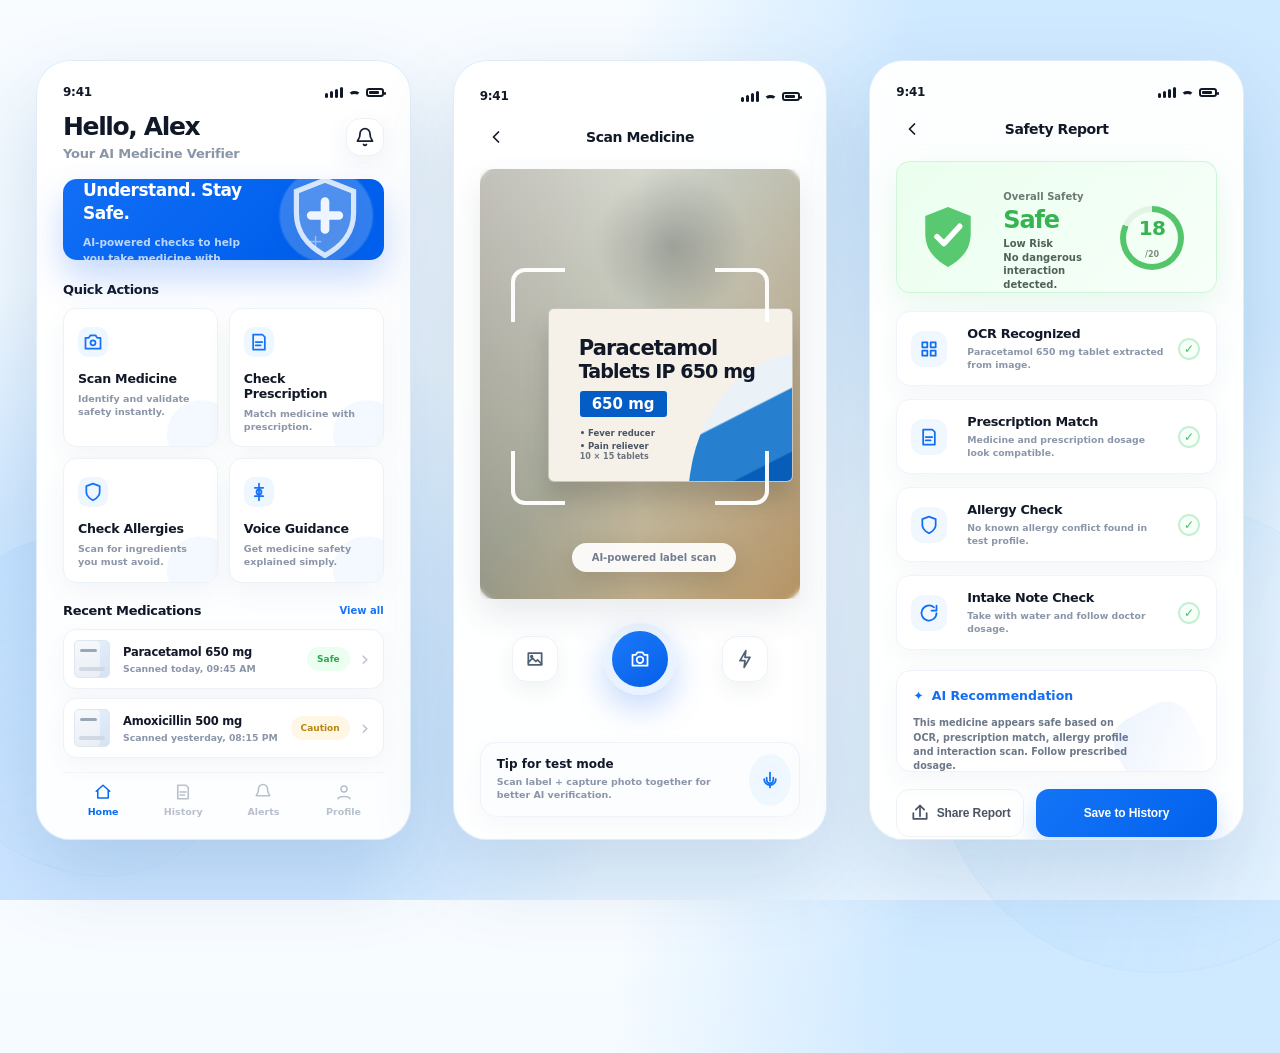
<file: ui.html>
<!DOCTYPE html>
<html lang="en">
<head>
  <meta charset="UTF-8" />
  <meta name="viewport" content="width=device-width, initial-scale=1.0" />
  <title>MediCheck AI — UI Preview</title>
  <style>
    :root{
      --blue:#1068f5;
      --blue-2:#0057e8;
      --soft-blue:#eaf5ff;
      --ink:#111827;
      --muted:#6b7280;
      --line:#edf2f7;
      --card:#ffffff;
      --green:#55c56b;
      --green-bg:#eafff0;
      --orange:#ffb340;
      --orange-bg:#fff7e6;
      --shadow: 0 34px 80px rgba(45, 96, 142, .18);
    }

    *{box-sizing:border-box}

    body{
      margin:0;
      font-family: Inter, ui-sans-serif, system-ui, -apple-system, BlinkMacSystemFont, "Segoe UI", Roboto, Arial, sans-serif;
      color:var(--ink);
      min-height:100vh;
      background:
        radial-gradient(circle at 11% 83%, rgba(89,168,255,.20) 0 18%, transparent 35%),
        radial-gradient(circle at 90% 11%, rgba(197,228,255,.78) 0 18%, transparent 38%),
        linear-gradient(180deg,#f8fcff 0%,#eef8ff 43%,#e7f4ff 100%);
      overflow-x:hidden;
    }

    .page-shell{
      min-height:100vh;
      display:flex;
      align-items:center;
      justify-content:center;
      padding:44px 36px;
      position:relative;
    }

    .page-shell::before,
    .page-shell::after{
      content:"";
      position:absolute;
      inset:auto;
      pointer-events:none;
      opacity:.52;
      filter:blur(.1px);
    }

    .page-shell::before{
      left:-80px;
      bottom:30px;
      width:330px;
      height:330px;
      border-radius:48% 52% 44% 56%;
      background:linear-gradient(145deg, rgba(102,178,255,.20), rgba(255,255,255,.0));
      border:1px solid rgba(135,197,255,.23);
      transform:rotate(18deg);
    }

    .page-shell::after{
      right:-120px;
      bottom:-70px;
      width:470px;
      height:470px;
      border-radius:46% 54% 50% 50%;
      background:linear-gradient(135deg, rgba(128,194,255,.21), rgba(255,255,255,0));
      border:1px solid rgba(126,191,255,.20);
      transform:rotate(-28deg);
    }

    .showcase{
      width:min(100%, 1360px);
      display:grid;
      grid-template-columns:repeat(3, minmax(300px, 1fr));
      gap:42px;
      align-items:center;
      justify-items:center;
      position:relative;
      z-index:1;
    }

    .phone{
      width:390px;
      max-width:100%;
      height:780px;
      border-radius:34px;
      background:rgba(255,255,255,.96);
      box-shadow:var(--shadow);
      border:1px solid rgba(221,235,248,.9);
      overflow:hidden;
      position:relative;
    }

    .phone::before{
      content:"";
      position:absolute;
      inset:0;
      border-radius:34px;
      pointer-events:none;
      box-shadow:inset 0 0 0 1px rgba(255,255,255,.72);
    }

    .screen{
      height:100%;
      padding:24px 26px 22px;
      display:flex;
      flex-direction:column;
      position:relative;
    }

    .status{
      height:22px;
      display:flex;
      align-items:center;
      justify-content:space-between;
      font-size:12px;
      font-weight:800;
      letter-spacing:-.02em;
      color:#111827;
      margin-bottom:14px;
    }

    .signals{
      display:flex;
      align-items:center;
      gap:5px;
    }

    .bars{display:flex;align-items:flex-end;gap:2px;height:11px}
    .bars i{display:block;width:3px;border-radius:5px;background:#111827}
    .bars i:nth-child(1){height:5px}.bars i:nth-child(2){height:7px}.bars i:nth-child(3){height:9px}.bars i:nth-child(4){height:11px}
    .wifi{width:13px;height:10px;border:3px solid #111827;border-left-color:transparent;border-bottom-color:transparent;border-right-color:transparent;border-radius:50%;transform:translateY(4px)}
    .battery{width:18px;height:9px;border:2px solid #111827;border-radius:3px;position:relative}
    .battery::after{content:"";position:absolute;right:-4px;top:2px;width:2px;height:3px;background:#111827;border-radius:2px}.battery::before{content:"";position:absolute;inset:1px 3px 1px 1px;background:#111827;border-radius:1px}

    .top-row{display:flex;align-items:center;justify-content:space-between;margin-bottom:18px}
    .hello h1{font-size:25px;line-height:1.08;margin:0 0 6px;font-weight:850;letter-spacing:-.055em}
    .hello p{font-size:13px;color:#8a96a8;margin:0;font-weight:600;letter-spacing:-.015em}
    .icon-btn{width:38px;height:38px;border:none;border-radius:14px;background:#fff;display:grid;place-items:center;color:#182033;box-shadow:0 8px 24px rgba(42,79,114,.08);border:1px solid #edf2f7}
    .icon{width:20px;height:20px;stroke:currentColor;stroke-width:2.1;fill:none;stroke-linecap:round;stroke-linejoin:round}

    .hero-card{
      height:137px;
      border-radius:14px;
      background:
        radial-gradient(circle at 82% 45%, rgba(255,255,255,.20) 0 17%, transparent 18%),
        linear-gradient(135deg,#126ef6 0%,#0060ed 72%);
      padding:22px 20px;
      color:#fff;
      display:flex;
      align-items:center;
      justify-content:space-between;
      overflow:hidden;
      box-shadow:0 18px 36px rgba(0,92,240,.23);
      margin-bottom:22px;
      position:relative;
    }
    .hero-card::after{content:"+";position:absolute;left:245px;top:51px;font-size:18px;font-weight:500;color:rgba(255,255,255,.42)}
    .hero-copy h2{font-size:17px;line-height:1.35;margin:0 0 10px;font-weight:820;letter-spacing:-.03em;width:165px}
    .hero-copy p{font-size:10.5px;line-height:1.5;margin:0;color:rgba(255,255,255,.73);font-weight:600;width:175px}
    .shield{width:78px;height:88px;opacity:.92;filter:drop-shadow(0 10px 20px rgba(0,0,0,.12))}

    .section-head{display:flex;align-items:center;justify-content:space-between;margin:0 0 11px}
    .section-head h3{font-size:13px;margin:0;font-weight:830;letter-spacing:-.025em}
    .section-head a{font-size:10px;text-decoration:none;color:#1973f8;font-weight:750}

    .actions-grid{display:grid;grid-template-columns:1fr 1fr;gap:11px;margin-bottom:20px}
    .action-card{
      min-height:107px;
      border-radius:13px;
      background:#fff;
      border:1px solid var(--line);
      box-shadow:0 10px 26px rgba(69,101,135,.06);
      padding:18px 14px 13px;
      position:relative;
      overflow:hidden;
    }
    .action-card::after{content:"";position:absolute;right:-18px;bottom:-22px;width:68px;height:68px;border-radius:50%;background:#f4f9ff}
    .action-icon{
      width:30px;height:30px;border-radius:10px;background:#eef6ff;color:#1673f7;display:grid;place-items:center;margin-bottom:14px;position:relative;z-index:1
    }
    .action-card h4{font-size:12.6px;margin:0 0 7px;font-weight:830;letter-spacing:-.02em;position:relative;z-index:1}
    .action-card p{font-size:9.5px;line-height:1.35;margin:0;color:#8b96a8;font-weight:600;position:relative;z-index:1}

    .recent-list{display:flex;flex-direction:column;gap:9px;margin-bottom:14px}
    .medicine-row{
      display:grid;
      grid-template-columns:38px 1fr auto 12px;
      gap:11px;
      align-items:center;
      min-height:57px;
      padding:10px;
      border-radius:13px;
      background:#fff;
      border:1px solid var(--line);
      box-shadow:0 8px 22px rgba(69,101,135,.05);
    }
    .mini-box{width:36px;height:38px;border-radius:5px;background:linear-gradient(160deg,#f7fafc,#e7edf5);border:1px solid #dce7f2;position:relative;box-shadow:inset -9px 0 0 rgba(21,105,239,.08)}
    .mini-box::before{content:"";position:absolute;left:4px;right:4px;bottom:6px;height:4px;background:#cfd8e3;border-radius:10px}.mini-box::after{content:"";position:absolute;left:5px;top:8px;width:17px;height:3px;background:#9aa7b8;border-radius:10px}
    .med-text b{display:block;font-size:11.5px;margin-bottom:4px;letter-spacing:-.02em}.med-text span{display:block;color:#8a96a8;font-size:9.3px;font-weight:600}.pill{font-size:9px;font-weight:800;padding:7px 10px;border-radius:99px}.pill.safe{color:#2fa74d;background:var(--green-bg)}.pill.caution{color:#b98511;background:var(--orange-bg)}
    .chev{color:#b9c2cf;font-size:21px;line-height:1}

    .bottom-nav{
      margin-top:auto;
      height:59px;
      display:grid;
      grid-template-columns:repeat(4,1fr);
      border-top:1px solid #f2f5f9;
      padding-top:10px;
    }
    .nav-item{display:flex;flex-direction:column;align-items:center;gap:5px;color:#b7c0cb;font-size:9.5px;font-weight:800;text-decoration:none}.nav-item svg{width:18px;height:18px}.nav-item.active{color:#086cf3}

    .simple-header{display:grid;grid-template-columns:38px 1fr 38px;align-items:center;text-align:center;margin-bottom:16px}.simple-header h2{font-size:14px;margin:0;font-weight:850;letter-spacing:-.03em}.back{justify-self:start;width:32px;height:32px;background:transparent;border:none;color:#111827;display:grid;place-items:center}

    .camera-view{
      height:430px;
      border-radius:15px;
      overflow:hidden;
      background:linear-gradient(180deg,rgba(238,236,226,.45),rgba(176,142,93,.22)), radial-gradient(circle at 60% 18%,rgba(22,33,37,.5),transparent 19%), linear-gradient(120deg,#d5d1ca 0%,#aeb8ab 42%,#caa36d 100%);
      position:relative;
      box-shadow:0 15px 32px rgba(62,82,102,.12);
      margin-bottom:19px;
    }
    .camera-view::before{content:"";position:absolute;inset:0;background:linear-gradient(90deg,rgba(20,26,32,.15),rgba(255,255,255,.08),rgba(22,26,34,.08));backdrop-filter:blur(2.2px)}
    .medicine-pack{
      width:245px;height:174px;background:#f5f1e8;border-radius:6px;position:absolute;left:68px;top:139px;box-shadow:0 18px 24px rgba(0,0,0,.16);z-index:2;overflow:hidden;border:1px solid rgba(87,81,72,.28)}
    .medicine-pack .curve{position:absolute;right:-22px;bottom:-16px;width:116px;height:150px;background:linear-gradient(145deg,#eaf2f7 0 42%, #2780cf 43% 72%, #075db7 73%);border-radius:90% 0 0 0;transform:rotate(8deg)}
    .medicine-pack h3{font-size:21px;line-height:1.08;margin:28px 0 0 30px;letter-spacing:-.04em;position:relative;z-index:1}.medicine-pack h3 span{font-size:19px;font-weight:710}.dose{position:absolute;left:31px;top:82px;background:#045cc5;color:white;font-size:15px;font-weight:850;padding:4px 12px;border-radius:3px;z-index:2}.pack-copy{position:absolute;left:31px;top:118px;font-size:8.5px;color:#4a5565;font-weight:700;line-height:1.55;z-index:2}.pack-size{position:absolute;left:31px;bottom:20px;font-size:8px;color:#6b7280;font-weight:700;z-index:2}
    .scan-corners{position:absolute;inset:99px 31px 94px;z-index:3;border-radius:14px}.corner{position:absolute;width:54px;height:54px;border-color:rgba(255,255,255,.96);border-style:solid}.tl{top:0;left:0;border-width:4px 0 0 4px;border-radius:14px 0 0 0}.tr{top:0;right:0;border-width:4px 4px 0 0;border-radius:0 14px 0 0}.bl{bottom:0;left:0;border-width:0 0 4px 4px;border-radius:0 0 0 14px}.br{bottom:0;right:0;border-width:0 4px 4px 0;border-radius:0 0 14px 0}
    .ai-chip{position:absolute;left:92px;bottom:27px;z-index:5;background:rgba(255,255,255,.93);padding:9px 20px;border-radius:999px;font-size:10px;color:#717d8f;font-weight:850;box-shadow:0 10px 24px rgba(0,0,0,.13)}
    .scan-controls{height:82px;display:grid;grid-template-columns:1fr 98px 1fr;align-items:center;margin-bottom:14px}.small-control{width:46px;height:46px;border-radius:15px;border:none;background:#fff;color:#4f6175;box-shadow:0 9px 22px rgba(62,82,102,.07);justify-self:center;display:grid;place-items:center;border:1px solid #edf3f9}.camera-main{width:72px;height:72px;border-radius:50%;background:linear-gradient(145deg,#1d7afa,#045fe7);border:8px solid #e9f3ff;box-shadow:0 13px 32px rgba(16,104,245,.25);display:grid;place-items:center;color:#fff;justify-self:center}.tip-box{display:flex;align-items:center;gap:16px;background:#fbfdff;border:1px solid #eff4fa;border-radius:16px;padding:14px 16px;margin-top:auto;box-shadow:0 8px 22px rgba(75,107,136,.05)}.tip-box h4{font-size:12px;margin:0 0 5px;font-weight:850}.tip-box p{font-size:9.5px;color:#8a96a8;font-weight:650;line-height:1.35;margin:0}.voice-dot{margin-left:auto;width:36px;height:36px;border-radius:50%;background:#eef7ff;color:#0f74f7;display:grid;place-items:center;box-shadow:0 0 0 8px rgba(232,245,255,.55)}

    .safe-banner{
      height:132px;
      border-radius:14px;
      background:linear-gradient(135deg,#eaffee,#f7fff9);
      padding:23px 20px;
      display:grid;
      grid-template-columns:72px 1fr 76px;
      gap:14px;
      align-items:center;
      box-shadow:0 12px 34px rgba(66,190,97,.12);
      border:1px solid rgba(204,244,213,.9);
      margin-bottom:18px;
    }
    .big-shield{width:62px;height:72px}.safe-copy small{font-size:10px;color:#6a7b74;font-weight:800}.safe-copy h1{font-size:24px;color:#36b451;letter-spacing:-.05em;margin:4px 0 5px;line-height:1}.safe-copy p{font-size:10px;color:#50615a;line-height:1.35;margin:0;font-weight:700}.score{width:64px;height:64px;border-radius:50%;display:grid;place-items:center;position:relative;background:conic-gradient(#55c56b 0 82%,#e1f4e5 82% 100%)}.score::before{content:"";position:absolute;inset:6px;background:#f2fff5;border-radius:50%}.score b{position:relative;font-size:20px;color:#36b451;letter-spacing:-.03em}.score span{position:relative;font-size:8px;color:#7c8b84;margin-top:-11px;font-weight:800}
    .report-list{display:flex;flex-direction:column;gap:13px;margin-bottom:20px}.report-item{min-height:74px;background:#fff;border:1px solid #eff4fa;border-radius:14px;box-shadow:0 10px 24px rgba(69,101,135,.055);display:grid;grid-template-columns:43px 1fr 24px;gap:13px;align-items:center;padding:14px}.report-icon{width:36px;height:36px;border-radius:12px;background:#f0f7ff;color:#116ef4;display:grid;place-items:center}.report-text h4{font-size:12.8px;margin:0 0 5px;font-weight:850;letter-spacing:-.025em}.report-text p{font-size:9.3px;line-height:1.35;color:#8a96a8;margin:0;font-weight:650}.check-circle{width:22px;height:22px;border-radius:50%;border:2px solid #c5f0d2;color:#47bd63;display:grid;place-items:center;font-size:12px;font-weight:900;background:#f7fff9}.recommend{background:#fff;border-radius:15px;padding:17px 16px 16px;border:1px solid #edf3f9;box-shadow:0 10px 24px rgba(69,101,135,.05);min-height:102px;position:relative;overflow:hidden;margin-bottom:17px}.recommend::after{content:"";position:absolute;right:15px;bottom:-18px;width:82px;height:82px;border-radius:25px;background:linear-gradient(140deg,rgba(21,112,245,.08),rgba(21,112,245,.0));transform:rotate(-28deg)}.recommend-title{display:flex;align-items:center;gap:8px;color:#126ef4;font-size:12.5px;font-weight:900;margin-bottom:13px}.recommend p{font-size:9.6px;line-height:1.48;margin:0;color:#6d7888;font-weight:690;width:220px}.report-actions{margin-top:auto;display:grid;grid-template-columns:1fr 1.42fr;gap:12px}.secondary,.primary{height:48px;border-radius:13px;border:none;font-size:12px;font-weight:850;letter-spacing:-.01em}.secondary{background:#fff;border:1px solid #edf2f7;color:#4b5563;display:flex;align-items:center;justify-content:center;gap:7px}.primary{background:linear-gradient(135deg,#1475f8,#0261ec);color:#fff;box-shadow:0 12px 24px rgba(14,103,240,.20)}

    @media (max-width: 1250px){
      .showcase{grid-template-columns:repeat(3, 360px);gap:24px;overflow-x:auto;justify-content:flex-start;padding:12px 2px 28px;scroll-snap-type:x mandatory}.phone{width:360px;height:740px;scroll-snap-align:center}.screen{padding:22px 23px 20px}.camera-view{height:402px}.medicine-pack{left:57px}.safe-banner{grid-template-columns:64px 1fr 66px}.recommend p{width:200px}
    }

    @media (max-width: 760px){
      .page-shell{align-items:flex-start;justify-content:flex-start;padding:28px 18px}.showcase{grid-template-columns:1fr;overflow:visible;gap:24px}.phone{width:100%;max-width:390px;margin:auto;height:780px}
    }
  </style>
</head>
<body>
  <main class="page-shell">
    <section class="showcase" aria-label="MediCheck AI mobile screens preview">
      <article class="phone">
        <div class="screen">
          <div class="status"><span>9:41</span><div class="signals"><span class="bars"><i></i><i></i><i></i><i></i></span><span class="wifi"></span><span class="battery"></span></div></div>

          <div class="top-row">
            <div class="hello">
              <h1>Hello, Alex</h1>
              <p>Your AI Medicine Verifier</p>
            </div>
            <button class="icon-btn" aria-label="Notifications">
              <svg class="icon" viewBox="0 0 24 24"><path d="M18 8a6 6 0 0 0-12 0c0 7-3 7-3 9h18c0-2-3-2-3-9"/><path d="M13.7 21a2 2 0 0 1-3.4 0"/></svg>
            </button>
          </div>

          <div class="hero-card">
            <div class="hero-copy">
              <h2>Verify. Understand. Stay Safe.</h2>
              <p>AI-powered checks to help you take medicine with confidence.</p>
            </div>
            <svg class="shield" viewBox="0 0 90 100" aria-hidden="true"><path d="M45 5 78 18v25c0 25-15 39-33 49C27 82 12 68 12 43V18L45 5Z" fill="rgba(255,255,255,.16)" stroke="rgba(255,255,255,.86)" stroke-width="6"/><path d="M45 30v32M29 46h32" stroke="#fff" stroke-width="10" stroke-linecap="round"/></svg>
          </div>

          <div class="section-head"><h3>Quick Actions</h3></div>
          <div class="actions-grid">
            <div class="action-card"><div class="action-icon"><svg class="icon" viewBox="0 0 24 24"><path d="M3 7h4l2-3h6l2 3h4v13H3z"/><circle cx="12" cy="13" r="3"/></svg></div><h4>Scan Medicine</h4><p>Identify and validate safety instantly.</p></div>
            <div class="action-card"><div class="action-icon"><svg class="icon" viewBox="0 0 24 24"><path d="M8 3h8l3 3v15H5V3z"/><path d="M8 12h8M8 16h6"/></svg></div><h4>Check Prescription</h4><p>Match medicine with prescription.</p></div>
            <div class="action-card"><div class="action-icon"><svg class="icon" viewBox="0 0 24 24"><path d="M12 22s8-4 8-10V5l-8-3-8 3v7c0 6 8 10 8 10Z"/></svg></div><h4>Check Allergies</h4><p>Scan for ingredients you must avoid.</p></div>
            <div class="action-card"><div class="action-icon"><svg class="icon" viewBox="0 0 24 24"><path d="M12 2v20M7 7h10M7 17h10"/><circle cx="12" cy="12" r="3"/></svg></div><h4>Voice Guidance</h4><p>Get medicine safety explained simply.</p></div>
          </div>

          <div class="section-head"><h3>Recent Medications</h3><a href="#">View all</a></div>
          <div class="recent-list">
            <div class="medicine-row"><div class="mini-box"></div><div class="med-text"><b>Paracetamol 650 mg</b><span>Scanned today, 09:45 AM</span></div><span class="pill safe">Safe</span><span class="chev">›</span></div>
            <div class="medicine-row"><div class="mini-box"></div><div class="med-text"><b>Amoxicillin 500 mg</b><span>Scanned yesterday, 08:15 PM</span></div><span class="pill caution">Caution</span><span class="chev">›</span></div>
          </div>

          <nav class="bottom-nav" aria-label="App navigation">
            <a class="nav-item active" href="#"><svg class="icon" viewBox="0 0 24 24"><path d="m3 11 9-8 9 8"/><path d="M5 10v10h14V10"/></svg><span>Home</span></a>
            <a class="nav-item" href="#"><svg class="icon" viewBox="0 0 24 24"><path d="M8 3h8l3 3v15H5V3z"/><path d="M8 12h8M8 16h6"/></svg><span>History</span></a>
            <a class="nav-item" href="#"><svg class="icon" viewBox="0 0 24 24"><path d="M18 8a6 6 0 0 0-12 0c0 7-3 7-3 9h18c0-2-3-2-3-9"/></svg><span>Alerts</span></a>
            <a class="nav-item" href="#"><svg class="icon" viewBox="0 0 24 24"><circle cx="12" cy="8" r="4"/><path d="M4 21c1.6-4 14.4-4 16 0"/></svg><span>Profile</span></a>
          </nav>
        </div>
      </article>

      <article class="phone">
        <div class="screen">
          <div class="status"><span>9:41</span><div class="signals"><span class="bars"><i></i><i></i><i></i><i></i></span><span class="wifi"></span><span class="battery"></span></div></div>
          <div class="simple-header"><button class="back" aria-label="Back"><svg class="icon" viewBox="0 0 24 24"><path d="m15 18-6-6 6-6"/></svg></button><h2>Scan Medicine</h2><span></span></div>

          <div class="camera-view">
            <div class="medicine-pack">
              <h3>Paracetamol<br><span>Tablets IP 650 mg</span></h3>
              <div class="dose">650 mg</div>
              <div class="pack-copy">• Fever reducer<br>• Pain reliever</div>
              <div class="pack-size">10 × 15 tablets</div>
              <div class="curve"></div>
            </div>
            <div class="scan-corners"><span class="corner tl"></span><span class="corner tr"></span><span class="corner bl"></span><span class="corner br"></span></div>
            <div class="ai-chip">AI-powered label scan</div>
          </div>

          <div class="scan-controls">
            <button class="small-control" aria-label="Upload image"><svg class="icon" viewBox="0 0 24 24"><path d="M4 5h16v14H4z"/><path d="m4 16 5-5 4 4 2-2 5 5"/><circle cx="8" cy="9" r="1"/></svg></button>
            <button class="camera-main" aria-label="Scan"><svg class="icon" viewBox="0 0 24 24"><path d="M3 7h4l2-3h6l2 3h4v13H3z"/><circle cx="12" cy="13" r="4"/></svg></button>
            <button class="small-control" aria-label="Flash"><svg class="icon" viewBox="0 0 24 24"><path d="m13 2-7 12h6l-1 8 7-12h-6z"/></svg></button>
          </div>

          <div class="tip-box">
            <div><h4>Tip for test mode</h4><p>Scan label + capture photo together for better AI verification.</p></div>
            <div class="voice-dot"><svg class="icon" viewBox="0 0 24 24"><path d="M12 3v10"/><path d="M8 9v3a4 4 0 0 0 8 0V9"/><path d="M5 11a7 7 0 0 0 14 0"/><path d="M12 18v3"/></svg></div>
          </div>
        </div>
      </article>

      <article class="phone">
        <div class="screen">
          <div class="status"><span>9:41</span><div class="signals"><span class="bars"><i></i><i></i><i></i><i></i></span><span class="wifi"></span><span class="battery"></span></div></div>
          <div class="simple-header"><button class="back" aria-label="Back"><svg class="icon" viewBox="0 0 24 24"><path d="m15 18-6-6 6-6"/></svg></button><h2>Safety Report</h2><span></span></div>

          <div class="safe-banner">
            <svg class="big-shield" viewBox="0 0 90 100" aria-hidden="true"><path d="M45 5 78 18v25c0 25-15 39-33 49C27 82 12 68 12 43V18L45 5Z" fill="#58c970"/><path d="m29 48 10 10 23-25" fill="none" stroke="#fff" stroke-width="8" stroke-linecap="round" stroke-linejoin="round"/></svg>
            <div class="safe-copy"><small>Overall Safety</small><h1>Safe</h1><p>Low Risk<br>No dangerous interaction detected.</p></div>
            <div class="score"><b>18</b><span>/20</span></div>
          </div>

          <div class="report-list">
            <div class="report-item"><div class="report-icon"><svg class="icon" viewBox="0 0 24 24"><path d="M4 4h6v6H4zM14 4h6v6h-6zM4 14h6v6H4z"/><path d="M14 14h6v6h-6z"/></svg></div><div class="report-text"><h4>OCR Recognized</h4><p>Paracetamol 650 mg tablet extracted from image.</p></div><div class="check-circle">✓</div></div>
            <div class="report-item"><div class="report-icon"><svg class="icon" viewBox="0 0 24 24"><path d="M8 3h8l3 3v15H5V3z"/><path d="M8 12h8M8 16h6"/></svg></div><div class="report-text"><h4>Prescription Match</h4><p>Medicine and prescription dosage look compatible.</p></div><div class="check-circle">✓</div></div>
            <div class="report-item"><div class="report-icon"><svg class="icon" viewBox="0 0 24 24"><path d="M12 22s8-4 8-10V5l-8-3-8 3v7c0 6 8 10 8 10Z"/></svg></div><div class="report-text"><h4>Allergy Check</h4><p>No known allergy conflict found in test profile.</p></div><div class="check-circle">✓</div></div>
            <div class="report-item"><div class="report-icon"><svg class="icon" viewBox="0 0 24 24"><path d="M21 12a9 9 0 1 1-3-6.7"/><path d="M21 3v6h-6"/></svg></div><div class="report-text"><h4>Intake Note Check</h4><p>Take with water and follow doctor dosage.</p></div><div class="check-circle">✓</div></div>
          </div>

          <div class="recommend">
            <div class="recommend-title"><span>✦</span> AI Recommendation</div>
            <p>This medicine appears safe based on OCR, prescription match, allergy profile and interaction scan. Follow prescribed dosage.</p>
          </div>

          <div class="report-actions"><button class="secondary"><svg class="icon" viewBox="0 0 24 24"><path d="M4 12v7h16v-7"/><path d="M12 3v13"/><path d="m7 8 5-5 5 5"/></svg>Share Report</button><button class="primary">Save to History</button></div>
        </div>
      </article>
    </section>
  </main>
</body>
</html>
</file>
